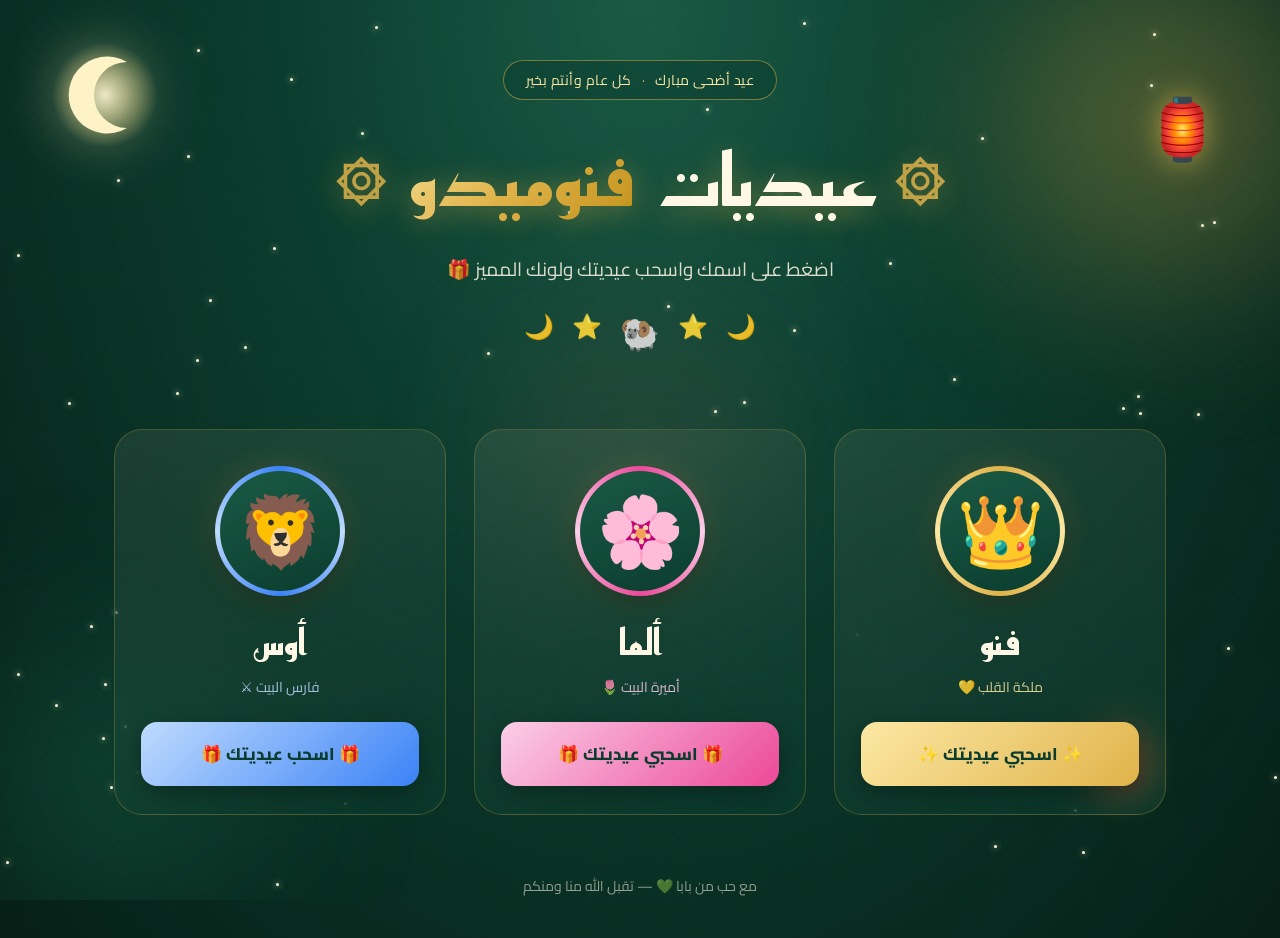
<file: index.html>
<!DOCTYPE html>
<html lang="ar" dir="rtl">
<head>
    <meta charset="UTF-8">
    <meta name="viewport" content="width=device-width, initial-scale=1.0">
    <meta name="theme-color" content="#0b3d2e">
    <title>عيديات فنوميدو · عيد أضحى مبارك</title>
    <link rel="preconnect" href="https://fonts.googleapis.com">
    <link rel="preconnect" href="https://fonts.gstatic.com" crossorigin>
    <link href="https://fonts.googleapis.com/css2?family=Amiri:wght@700&family=Cairo:wght@400;600;800;900&family=Reem+Kufi:wght@500;700&display=swap" rel="stylesheet">
    <link rel="stylesheet" href="style.css?v=5">
</head>
<body>

    <!-- ===== خلفية متحركة ===== -->
    <div class="bg-layer">
        <div class="pattern"></div>
        <div class="glow glow-1"></div>
        <div class="glow glow-2"></div>
        <div class="glow glow-3"></div>
        <div class="stars" id="stars"></div>
        <svg class="moon" viewBox="0 0 100 100" aria-hidden="true">
            <defs>
                <radialGradient id="moonGlow" cx="50%" cy="50%" r="50%">
                    <stop offset="0%" stop-color="#fff8d6" stop-opacity="0.9"/>
                    <stop offset="100%" stop-color="#f5d76e" stop-opacity="0"/>
                </radialGradient>
            </defs>
            <circle cx="50" cy="50" r="48" fill="url(#moonGlow)"/>
            <path d="M70 20 A 35 35 0 1 0 70 80 A 28 28 0 1 1 70 20 Z" fill="#fef3c7"/>
        </svg>
        <div class="lantern lantern-1">🏮</div>
        <div class="lantern lantern-2">🏮</div>
    </div>

    <canvas id="confetti"></canvas>

    <!-- ===== الترويسة ===== -->
    <header class="hero">
        <div class="eid-badge">
            <span>عيد أضحى مبارك</span>
            <span class="dot">·</span>
            <span>كل عام وأنتم بخير</span>
        </div>
        <h1 class="title">
            <span class="title-decor">۞</span>
            عيديات
            <span class="title-name">فنوميدو</span>
            <span class="title-decor">۞</span>
        </h1>
        <p class="subtitle">اضغط على اسمك واسحب عيديتك ولونك المميز 🎁</p>
        <div class="ornaments">
            <span>🌙</span><span>⭐</span><span>🐏</span><span>⭐</span><span>🌙</span>
        </div>
    </header>

    <!-- ===== بطاقات العائلة ===== -->
    <main class="cards" id="cards">

        <article class="card" data-member="fanu" style="--accent:#e0b34a; --accent-2:#fce8a4;">
            <div class="card-glow"></div>
            <div class="avatar">
                <div class="avatar-emoji">👑</div>
            </div>
            <h2 class="member-name">فنو</h2>
            <p class="member-tag">ملكة القلب 💛</p>
            <button class="draw-btn">
                <span class="btn-shine"></span>
                <span class="btn-text">✨ اسحبي عيديتك ✨</span>
            </button>
            <div class="card-result hidden">
                <div class="result-amount-row">
                    <span class="result-amount"></span>
                    <span class="result-currency">ريال قطري</span>
                </div>
                <div class="result-color-row">
                    <span class="result-swatch"></span>
                    <span class="result-color-name"></span>
                </div>
                <p class="result-mission"></p>
                <button class="redraw-btn">🔄 اسحب من جديد</button>
            </div>
        </article>

        <article class="card" data-member="alma" style="--accent:#ec4899; --accent-2:#fbcfe8;">
            <div class="card-glow"></div>
            <div class="avatar">
                <div class="avatar-emoji">🌸</div>
            </div>
            <h2 class="member-name">ألما</h2>
            <p class="member-tag">أميرة البيت 🌷</p>
            <button class="draw-btn">
                <span class="btn-shine"></span>
                <span class="btn-text">🎁 اسحبي عيديتك 🎁</span>
            </button>
            <div class="card-result hidden">
                <div class="result-amount-row">
                    <span class="result-amount"></span>
                    <span class="result-currency">ريال قطري</span>
                </div>
                <div class="result-color-row">
                    <span class="result-swatch"></span>
                    <span class="result-color-name"></span>
                </div>
                <p class="result-mission"></p>
                <button class="redraw-btn">🔄 اسحب من جديد</button>
            </div>
        </article>

        <article class="card" data-member="aws" style="--accent:#3b82f6; --accent-2:#bfdbfe;">
            <div class="card-glow"></div>
            <div class="avatar">
                <div class="avatar-emoji">🦁</div>
            </div>
            <h2 class="member-name">أوس</h2>
            <p class="member-tag">فارس البيت ⚔️</p>
            <button class="draw-btn">
                <span class="btn-shine"></span>
                <span class="btn-text">🎁 اسحب عيديتك 🎁</span>
            </button>
            <div class="card-result hidden">
                <div class="result-amount-row">
                    <span class="result-amount"></span>
                    <span class="result-currency">ريال قطري</span>
                </div>
                <div class="result-color-row">
                    <span class="result-swatch"></span>
                    <span class="result-color-name"></span>
                </div>
                <p class="result-mission"></p>
                <button class="redraw-btn">🔄 اسحب من جديد</button>
            </div>
        </article>

    </main>

    <footer class="foot">
        <p>مع حب من بابا 💚 — تقبل الله منا ومنكم</p>
    </footer>

    <!-- ===== نافذة السحب ===== -->
    <div class="modal" id="modal" aria-hidden="true">
        <div class="modal-bg"></div>
        <div class="modal-card" id="modalCard">

            <button class="close-btn" id="closeBtn" aria-label="إغلاق">✕</button>

            <!-- المرحلة 1: صندوق الهدية -->
            <section class="stage" id="stage-gift">
                <h3 class="stage-title" id="welcomeText">يا هلا <span></span> 💚</h3>
                <p class="stage-sub">اضغط على الصندوق لتفتحه...</p>
                <button class="gift-box" id="giftBox" aria-label="افتح الصندوق">
                    <div class="gift-bottom"></div>
                    <div class="gift-lid"></div>
                    <div class="gift-ribbon-v"></div>
                    <div class="gift-ribbon-h"></div>
                    <div class="gift-bow"></div>
                    <div class="gift-sparkles">
                        <span>✨</span><span>⭐</span><span>✨</span><span>💫</span>
                    </div>
                </button>
                <p class="stage-hint">👆 اضغط على الصندوق</p>
            </section>

            <!-- المرحلة 2: عدّاد المبلغ -->
            <section class="stage hidden" id="stage-amount">
                <h3 class="stage-title">عيديتك هي...</h3>
                <div class="amount-display">
                    <div class="amount-coin">
                        <div class="coin-face">
                            <span class="amount-number" id="amountNumber">0</span>
                            <span class="amount-currency">ريال قطري</span>
                        </div>
                    </div>
                </div>
                <p class="amount-msg" id="amountMsg"></p>
            </section>

            <!-- المرحلة 3: عجلة الألوان -->
            <section class="stage hidden" id="stage-color">
                <h3 class="stage-title">والآن... لونك المميز 🎨</h3>
                <p class="stage-sub" id="colorSub">اضغط على الزر ودوّر العجلة!</p>
                <div class="color-wheel-wrap">
                    <div class="color-pointer">▼</div>
                    <div class="color-wheel" id="colorWheel"></div>
                </div>
                <button class="spin-btn" id="spinBtn">
                    <span class="spin-icon">🌀</span>
                    <span>دوّر العجلة</span>
                </button>
                <div class="color-result hidden" id="colorResult">
                    <div class="color-swatch" id="colorSwatch"></div>
                    <h4 class="color-name" id="colorName"></h4>
                </div>
            </section>

            <!-- المرحلة 4: التحدي النهائي -->
            <section class="stage hidden" id="stage-final">
                <div class="final-burst">🎉</div>
                <h3 class="final-title">مبروووك!</h3>
                <div class="prize-card">
                    <div class="prize-row">
                        <span class="prize-label">العيدية</span>
                        <span class="prize-value" id="finalAmount">100 شيكل</span>
                    </div>
                    <div class="prize-divider"></div>
                    <div class="prize-row">
                        <span class="prize-label">اللون</span>
                        <span class="prize-color" id="finalColor"></span>
                    </div>
                </div>
                <div class="challenge">
                    <div class="challenge-icon">🛍️</div>
                    <p class="challenge-text">
                        المهمة: اشتر/ي شي
                        <strong id="finalColorText"></strong>
                        تحبه/تحبيه من كل قلبك
                        ويكون خاص فيك ✨
                    </p>
                </div>
                <button class="restart-btn" id="restartBtn">
                    <span>🎁 خلصنا — أغلق</span>
                </button>
            </section>

        </div>
    </div>

    <script src="app.js?v=5"></script>
</body>
</html>
</file>
<file: style.css>
/* ===========================================
   عيديات فنوميدو — ستايل عيد الأضحى
   =========================================== */

:root {
    --eid-dark: #0b3d2e;
    --eid-deep: #082b21;
    --eid-mid: #134e3a;
    --eid-emerald: #1e7a5a;
    --eid-gold: #e0b34a;
    --eid-gold-light: #fce8a4;
    --eid-cream: #fff8e7;
    --eid-rose: #d97373;
    --shadow-gold: 0 8px 30px rgba(224, 179, 74, 0.35);
}

* {
    margin: 0;
    padding: 0;
    box-sizing: border-box;
}

html, body {
    overflow-x: hidden;
}

body {
    font-family: 'Cairo', 'Tajawal', system-ui, sans-serif;
    background: radial-gradient(ellipse at top, #1a5a45 0%, #0b3d2e 40%, #061f17 100%);
    color: var(--eid-cream);
    min-height: 100vh;
    position: relative;
    line-height: 1.6;
}

/* ===== خلفية ===== */
.bg-layer {
    position: fixed;
    inset: 0;
    z-index: 0;
    overflow: hidden;
    pointer-events: none;
}

.pattern {
    position: absolute;
    inset: 0;
    background-image: url("data:image/svg+xml;utf8,<svg xmlns='http://www.w3.org/2000/svg' width='80' height='80' viewBox='0 0 80 80'><g fill='none' stroke='%23e0b34a' stroke-width='0.6' stroke-opacity='0.12'><path d='M40 5 L75 40 L40 75 L5 40 Z'/><path d='M40 20 L60 40 L40 60 L20 40 Z'/><circle cx='40' cy='40' r='6'/></g></svg>");
    opacity: 0.45;
}

.glow {
    position: absolute;
    border-radius: 50%;
    filter: blur(80px);
    opacity: 0.45;
    animation: floaty 18s ease-in-out infinite;
}

.glow-1 {
    width: 480px; height: 480px;
    background: radial-gradient(circle, #e0b34a, transparent 70%);
    top: -120px; right: -120px;
}

.glow-2 {
    width: 420px; height: 420px;
    background: radial-gradient(circle, #1e7a5a, transparent 70%);
    bottom: -100px; left: -100px;
    animation-delay: -6s;
}

.glow-3 {
    width: 380px; height: 380px;
    background: radial-gradient(circle, #d97373, transparent 70%);
    top: 50%; left: 50%;
    transform: translate(-50%, -50%);
    opacity: 0.18;
    animation-delay: -12s;
}

@keyframes floaty {
    0%, 100% { transform: translate(0, 0) scale(1); }
    33%      { transform: translate(30px, -30px) scale(1.08); }
    66%      { transform: translate(-25px, 20px) scale(0.95); }
}

/* نجوم */
.stars { position: absolute; inset: 0; }
.star {
    position: absolute;
    width: 3px; height: 3px;
    background: #fff8d6;
    border-radius: 50%;
    box-shadow: 0 0 6px #fff8d6;
    animation: twinkle var(--dur, 3s) ease-in-out infinite;
    animation-delay: var(--delay, 0s);
}
@keyframes twinkle {
    0%, 100% { opacity: 0.2; transform: scale(0.6); }
    50%      { opacity: 1;   transform: scale(1.2); }
}

/* القمر */
.moon {
    position: absolute;
    top: 40px; left: 50px;
    width: 110px; height: 110px;
    filter: drop-shadow(0 0 30px rgba(254, 243, 199, 0.6));
    animation: floatMoon 8s ease-in-out infinite;
}
@keyframes floatMoon {
    0%, 100% { transform: translateY(0) rotate(-12deg); }
    50%      { transform: translateY(-12px) rotate(-8deg); }
}

/* فوانيس */
.lantern {
    position: absolute;
    font-size: 60px;
    filter: drop-shadow(0 0 15px rgba(224, 179, 74, 0.7));
    animation: swing 4s ease-in-out infinite;
    transform-origin: top center;
}
.lantern-1 { top: 80px; right: 60px; }
.lantern-2 { bottom: 90px; right: 120px; animation-delay: -2s; }

@keyframes swing {
    0%, 100% { transform: rotate(-6deg); }
    50%      { transform: rotate(6deg); }
}

/* ===== كانفاس الكونفيتي ===== */
#confetti {
    position: fixed;
    inset: 0;
    pointer-events: none;
    z-index: 100;
}

/* ===== الترويسة ===== */
.hero {
    position: relative;
    z-index: 2;
    text-align: center;
    padding: 60px 20px 40px;
}

.eid-badge {
    display: inline-flex;
    align-items: center;
    gap: 10px;
    padding: 8px 22px;
    border: 1px solid rgba(224, 179, 74, 0.5);
    border-radius: 999px;
    background: rgba(11, 61, 46, 0.5);
    backdrop-filter: blur(10px);
    font-size: 14px;
    color: var(--eid-gold-light);
    letter-spacing: 0.5px;
    margin-bottom: 24px;
    animation: fadeDown 0.8s ease-out;
}
.eid-badge .dot { color: var(--eid-gold); }

.title {
    font-family: 'Reem Kufi', 'Cairo', sans-serif;
    font-size: clamp(38px, 7vw, 72px);
    font-weight: 800;
    color: var(--eid-cream);
    text-shadow: 0 4px 30px rgba(224, 179, 74, 0.45);
    display: flex;
    justify-content: center;
    align-items: center;
    gap: 16px;
    flex-wrap: wrap;
    margin-bottom: 14px;
    animation: fadeDown 1s ease-out;
}

.title-name {
    background: linear-gradient(135deg, #fce8a4 0%, #e0b34a 50%, #b8860b 100%);
    -webkit-background-clip: text;
    background-clip: text;
    -webkit-text-fill-color: transparent;
    padding: 0 8px;
    position: relative;
}

.title-decor {
    color: var(--eid-gold);
    font-size: 0.7em;
    opacity: 0.85;
    animation: spin 12s linear infinite;
    display: inline-block;
}

@keyframes spin { to { transform: rotate(360deg); } }

.subtitle {
    font-size: clamp(15px, 2.2vw, 19px);
    color: rgba(255, 248, 231, 0.85);
    margin-top: 6px;
    animation: fadeDown 1.2s ease-out;
}

.ornaments {
    margin-top: 24px;
    display: flex;
    justify-content: center;
    gap: 18px;
    font-size: 24px;
    opacity: 0.9;
}
.ornaments span {
    animation: bobble 3s ease-in-out infinite;
}
.ornaments span:nth-child(1) { animation-delay: 0s; }
.ornaments span:nth-child(2) { animation-delay: -0.5s; }
.ornaments span:nth-child(3) { animation-delay: -1s;   font-size: 32px; }
.ornaments span:nth-child(4) { animation-delay: -1.5s; }
.ornaments span:nth-child(5) { animation-delay: -2s; }
@keyframes bobble {
    0%, 100% { transform: translateY(0); }
    50%      { transform: translateY(-8px); }
}

@keyframes fadeDown {
    from { opacity: 0; transform: translateY(-20px); }
    to   { opacity: 1; transform: translateY(0); }
}

/* ===== شبكة البطاقات ===== */
.cards {
    position: relative;
    z-index: 2;
    display: grid;
    grid-template-columns: repeat(auto-fit, minmax(280px, 1fr));
    gap: 28px;
    max-width: 1100px;
    margin: 0 auto;
    padding: 30px 24px;
}

.card {
    position: relative;
    background: linear-gradient(160deg,
        rgba(255, 248, 231, 0.08) 0%,
        rgba(11, 61, 46, 0.6) 100%);
    backdrop-filter: blur(20px);
    border: 1.5px solid rgba(224, 179, 74, 0.25);
    border-radius: 28px;
    padding: 36px 26px 28px;
    text-align: center;
    overflow: hidden;
    transition: transform 0.4s cubic-bezier(0.34, 1.56, 0.64, 1), border-color 0.3s, box-shadow 0.3s;
    animation: cardIn 0.8s ease-out backwards;
}
.card:nth-child(1) { animation-delay: 0.15s; }
.card:nth-child(2) { animation-delay: 0.3s; }
.card:nth-child(3) { animation-delay: 0.45s; }

@keyframes cardIn {
    from { opacity: 0; transform: translateY(30px) scale(0.95); }
    to   { opacity: 1; transform: translateY(0)    scale(1); }
}

.card:hover {
    transform: translateY(-8px) scale(1.02);
    border-color: var(--accent);
    box-shadow: 0 20px 50px rgba(0, 0, 0, 0.35), 0 0 0 1px var(--accent);
}

.card-glow {
    position: absolute;
    top: -60%;
    left: -60%;
    width: 220%;
    height: 220%;
    background: radial-gradient(circle, var(--accent) 0%, transparent 40%);
    opacity: 0;
    transition: opacity 0.5s;
    pointer-events: none;
    z-index: 0;
}
.card:hover .card-glow { opacity: 0.12; }

.card > *:not(.card-glow) { position: relative; z-index: 2; }

.card-crown {
    position: absolute;
    top: 16px;
    inset-inline-end: 16px;
    font-size: 12px;
    font-weight: 700;
    padding: 5px 12px;
    border-radius: 999px;
    background: rgba(255, 248, 231, 0.1);
    border: 1px solid var(--accent);
    color: var(--accent-2);
    letter-spacing: 0.5px;
}

.avatar {
    position: relative;
    width: 130px;
    height: 130px;
    margin: 0 auto 18px;
    border-radius: 50%;
    padding: 5px;
    background: conic-gradient(from 0deg, var(--accent), var(--accent-2), var(--accent), var(--accent-2), var(--accent));
    box-shadow: 0 8px 20px rgba(0,0,0,0.3), 0 0 30px rgba(224, 179, 74, 0.2);
    animation: spin 8s linear infinite;
}
.avatar-ring { display: none; }
.avatar-emoji {
    width: 100%;
    height: 100%;
    background: linear-gradient(160deg, #1a5a45 0%, #0b3d2e 100%);
    border-radius: 50%;
    display: flex;
    align-items: center;
    justify-content: center;
    font-size: 70px;
    line-height: 1;
    animation: spin 8s linear infinite reverse;
}

.member-name {
    font-family: 'Reem Kufi', 'Cairo', sans-serif;
    font-size: 36px;
    font-weight: 700;
    margin-bottom: 4px;
    color: var(--eid-cream);
}

.member-tag {
    font-size: 14px;
    color: var(--accent-2);
    margin-bottom: 24px;
    opacity: 0.85;
}

.draw-btn {
    position: relative;
    width: 100%;
    padding: 16px 24px;
    font-family: inherit;
    font-size: 17px;
    font-weight: 800;
    color: #0b3d2e;
    background: linear-gradient(135deg, var(--accent-2), var(--accent));
    border: none;
    border-radius: 16px;
    cursor: pointer;
    overflow: hidden;
    box-shadow: 0 8px 25px rgba(0, 0, 0, 0.3);
    transition: transform 0.2s, box-shadow 0.3s;
}
.draw-btn:hover {
    transform: translateY(-2px);
    box-shadow: 0 12px 35px rgba(0, 0, 0, 0.4), 0 0 0 2px var(--accent-2);
}
.draw-btn:active { transform: translateY(0); }

.btn-shine {
    position: absolute;
    top: 0;
    left: -100%;
    width: 60%;
    height: 100%;
    background: linear-gradient(90deg, transparent, rgba(255,255,255,0.6), transparent);
    animation: shine 3s ease-in-out infinite;
}
@keyframes shine {
    0%, 100% { left: -60%; }
    50%      { left: 120%; }
}

.btn-text { position: relative; z-index: 1; }

/* ===== بطاقة النتيجة داخل بطاقة العضو ===== */
.card-result {
    margin-top: 4px;
    padding: 18px 16px 14px;
    border-radius: 18px;
    background: linear-gradient(160deg, rgba(255,248,231,0.12), rgba(11,61,46,0.5));
    border: 1.5px solid var(--accent);
    animation: stageIn 0.5s ease-out;
    text-align: center;
}
.card-result.hidden { display: none; }

.result-amount-row {
    display: flex;
    align-items: baseline;
    justify-content: center;
    gap: 8px;
    margin-bottom: 14px;
}
.result-amount {
    font-family: 'Reem Kufi', 'Cairo', sans-serif;
    font-size: 42px;
    font-weight: 800;
    color: var(--accent-2);
    line-height: 1;
    text-shadow: 0 2px 12px rgba(0,0,0,0.3);
}
.result-currency {
    font-size: 14px;
    font-weight: 700;
    color: rgba(255, 248, 231, 0.75);
}

.result-color-row {
    display: inline-flex;
    align-items: center;
    gap: 10px;
    padding: 8px 14px;
    border-radius: 999px;
    background: rgba(11, 61, 46, 0.5);
    border: 1px solid rgba(224, 179, 74, 0.3);
    margin-bottom: 12px;
}
.result-swatch {
    width: 22px;
    height: 22px;
    border-radius: 50%;
    background: var(--result-color, #fff);
    border: 2px solid var(--eid-gold);
    box-shadow: 0 0 10px var(--result-color, #fff);
}
.result-color-name {
    font-size: 15px;
    font-weight: 700;
    color: var(--eid-cream);
}

.result-mission {
    font-size: 13px;
    line-height: 1.6;
    color: rgba(255, 248, 231, 0.85);
    margin: 4px 0 14px;
    padding: 10px;
    border-radius: 12px;
    background: rgba(0, 0, 0, 0.18);
}

.redraw-btn {
    width: 100%;
    padding: 10px;
    font-family: inherit;
    font-size: 13px;
    font-weight: 700;
    color: var(--eid-cream);
    background: rgba(255, 248, 231, 0.08);
    border: 1px solid rgba(255, 248, 231, 0.25);
    border-radius: 12px;
    cursor: pointer;
    transition: background 0.2s;
}
.redraw-btn:hover { background: rgba(255, 248, 231, 0.18); }

/* ===== الفوتر ===== */
.foot {
    position: relative;
    z-index: 2;
    text-align: center;
    padding: 30px 20px 40px;
    color: rgba(255, 248, 231, 0.55);
    font-size: 14px;
}

/* ===== النافذة المنبثقة ===== */
.modal {
    position: fixed;
    inset: 0;
    z-index: 200;
    display: none;
    align-items: center;
    justify-content: center;
    padding: 20px;
}
.modal.open { display: flex; animation: modalIn 0.4s ease-out; }

.modal-bg {
    position: absolute;
    inset: 0;
    background: rgba(6, 31, 23, 0.85);
    backdrop-filter: blur(12px);
}

.modal-card {
    position: relative;
    width: 100%;
    max-width: 520px;
    background: linear-gradient(160deg, #134e3a 0%, #0b3d2e 100%);
    border: 2px solid rgba(224, 179, 74, 0.4);
    border-radius: 32px;
    padding: 40px 28px 32px;
    text-align: center;
    box-shadow: 0 30px 80px rgba(0,0,0,0.5), 0 0 0 1px rgba(255,248,231,0.05);
    max-height: 90vh;
    overflow-y: auto;
}
.modal-card::before {
    content: '';
    position: absolute;
    inset: 0;
    border-radius: 32px;
    background-image: url("data:image/svg+xml;utf8,<svg xmlns='http://www.w3.org/2000/svg' width='60' height='60' viewBox='0 0 60 60'><g fill='none' stroke='%23e0b34a' stroke-width='0.5' stroke-opacity='0.12'><path d='M30 0 L60 30 L30 60 L0 30 Z'/></g></svg>");
    pointer-events: none;
    opacity: 0.6;
}

@keyframes modalIn {
    from { opacity: 0; }
    to   { opacity: 1; }
}
.modal-card { animation: modalCardIn 0.5s cubic-bezier(0.34, 1.56, 0.64, 1); }
@keyframes modalCardIn {
    from { transform: scale(0.85) translateY(20px); opacity: 0; }
    to   { transform: scale(1) translateY(0);       opacity: 1; }
}

.close-btn {
    position: absolute;
    top: 16px;
    inset-inline-start: 16px;
    width: 36px; height: 36px;
    border-radius: 50%;
    background: rgba(255,248,231,0.1);
    border: 1px solid rgba(255,248,231,0.2);
    color: var(--eid-cream);
    font-size: 16px;
    cursor: pointer;
    transition: background 0.2s, transform 0.2s;
    z-index: 5;
}
.close-btn:hover { background: rgba(217, 115, 115, 0.4); transform: scale(1.1); }

/* ===== المراحل ===== */
.stage {
    position: relative;
    z-index: 1;
    animation: stageIn 0.5s ease-out;
}
.stage.hidden { display: none; }

@keyframes stageIn {
    from { opacity: 0; transform: translateY(15px); }
    to   { opacity: 1; transform: translateY(0); }
}

.stage-title {
    font-family: 'Reem Kufi', 'Cairo', sans-serif;
    font-size: 28px;
    font-weight: 700;
    color: var(--eid-gold-light);
    margin-bottom: 8px;
}
.stage-title span { color: var(--eid-gold); }
.stage-sub {
    color: rgba(255,248,231,0.75);
    margin-bottom: 24px;
    font-size: 15px;
}
.stage-hint {
    margin-top: 24px;
    font-size: 14px;
    color: rgba(255,248,231,0.6);
    animation: bobble 2s ease-in-out infinite;
}

/* ===== صندوق الهدية ===== */
.gift-box {
    position: relative;
    width: 200px;
    height: 200px;
    margin: 20px auto;
    background: none;
    border: none;
    cursor: pointer;
    animation: giftShake 2s ease-in-out infinite;
}
@keyframes giftShake {
    0%, 100% { transform: rotate(0); }
    20%      { transform: rotate(-6deg); }
    40%      { transform: rotate(6deg); }
    60%      { transform: rotate(-4deg); }
    80%      { transform: rotate(4deg); }
}

.gift-bottom {
    position: absolute;
    bottom: 0;
    left: 10px;
    right: 10px;
    height: 130px;
    background: linear-gradient(135deg, #c0392b, #8b1e1e);
    border-radius: 8px;
    box-shadow: 0 10px 30px rgba(0,0,0,0.4), inset -10px 0 20px rgba(0,0,0,0.2);
}
.gift-lid {
    position: absolute;
    top: 40px;
    left: 0;
    right: 0;
    height: 50px;
    background: linear-gradient(135deg, #e74c3c, #a02020);
    border-radius: 8px;
    box-shadow: 0 4px 15px rgba(0,0,0,0.4);
    transition: transform 0.6s cubic-bezier(0.34, 1.56, 0.64, 1);
}
.gift-box.opening .gift-lid {
    transform: translateY(-80px) rotate(-15deg);
}
.gift-ribbon-v {
    position: absolute;
    top: 40px;
    bottom: 0;
    left: 50%;
    width: 24px;
    transform: translateX(-50%);
    background: linear-gradient(180deg, #e0b34a, #b8860b);
    box-shadow: 0 0 15px rgba(224, 179, 74, 0.6);
}
.gift-ribbon-h {
    position: absolute;
    top: 50px;
    left: 10px;
    right: 10px;
    height: 24px;
    background: linear-gradient(90deg, #b8860b, #e0b34a, #b8860b);
    box-shadow: 0 0 15px rgba(224, 179, 74, 0.6);
}
.gift-bow {
    position: absolute;
    top: 10px;
    left: 50%;
    width: 70px;
    height: 50px;
    transform: translateX(-50%);
    background: radial-gradient(ellipse at center, #fce8a4 0%, #e0b34a 60%, #b8860b 100%);
    border-radius: 50% 50% 30% 30% / 60% 60% 40% 40%;
    box-shadow: 0 5px 20px rgba(224, 179, 74, 0.6);
}
.gift-bow::before, .gift-bow::after {
    content: '';
    position: absolute;
    top: 40%;
    width: 28px; height: 36px;
    background: radial-gradient(ellipse, #e0b34a, #b8860b);
    border-radius: 50%;
}
.gift-bow::before { left: -16px; transform: rotate(-25deg); }
.gift-bow::after  { right: -16px; transform: rotate(25deg); }

.gift-sparkles span {
    position: absolute;
    font-size: 22px;
    animation: sparkle 1.8s ease-in-out infinite;
    opacity: 0;
}
.gift-sparkles span:nth-child(1) { top: -10px; left: -10px;  animation-delay: 0s; }
.gift-sparkles span:nth-child(2) { top: -5px;  right: -10px; animation-delay: 0.4s; }
.gift-sparkles span:nth-child(3) { bottom: -5px; left: -5px; animation-delay: 0.8s; }
.gift-sparkles span:nth-child(4) { top: 50%;   right: -15px; animation-delay: 1.2s; }
@keyframes sparkle {
    0%, 100% { opacity: 0; transform: scale(0.5) rotate(0); }
    50%      { opacity: 1; transform: scale(1.3) rotate(180deg); }
}

/* ===== عرض المبلغ ===== */
.amount-display {
    position: relative;
    width: 240px;
    height: 240px;
    margin: 30px auto;
    perspective: 800px;
}
.amount-coin {
    width: 100%;
    height: 100%;
    border-radius: 50%;
    background:
        radial-gradient(circle at 35% 35%, #fff8d6 0%, #fce8a4 25%, #e0b34a 55%, #b8860b 100%);
    box-shadow:
        0 15px 40px rgba(0,0,0,0.4),
        inset -8px -8px 25px rgba(139, 109, 11, 0.4),
        inset 8px 8px 25px rgba(255, 248, 214, 0.5),
        0 0 60px rgba(224, 179, 74, 0.4);
    display: flex;
    align-items: center;
    justify-content: center;
    flex-direction: column;
    animation: coinSpin 0.6s ease-out, coinFloat 3s ease-in-out infinite 0.6s;
}
@keyframes coinSpin {
    from { transform: rotateY(720deg) scale(0.3); opacity: 0; }
    to   { transform: rotateY(0)      scale(1);   opacity: 1; }
}
@keyframes coinFloat {
    0%, 100% { transform: translateY(0); }
    50%      { transform: translateY(-10px); }
}
.coin-face { text-align: center; }
.amount-number {
    font-family: 'Reem Kufi', 'Cairo', sans-serif;
    font-size: 68px;
    font-weight: 800;
    color: #5c3a02;
    text-shadow: 2px 2px 0 rgba(255,248,214,0.8), -1px -1px 0 rgba(139,109,11,0.5);
    display: block;
    line-height: 1;
}
.amount-currency {
    font-size: 18px;
    font-weight: 700;
    color: #5c3a02;
    display: block;
    margin-top: 4px;
    letter-spacing: 0.5px;
}
.amount-msg {
    font-size: 18px;
    font-weight: 700;
    color: var(--eid-gold-light);
    margin-top: 8px;
    opacity: 0;
    transition: opacity 0.5s;
}
.amount-msg.show { opacity: 1; }

/* ===== عجلة الألوان ===== */
.color-wheel-wrap {
    position: relative;
    width: 260px;
    height: 260px;
    margin: 30px auto;
}
.color-pointer {
    position: absolute;
    top: -10px;
    left: 50%;
    transform: translateX(-50%);
    font-size: 36px;
    color: var(--eid-gold);
    text-shadow: 0 0 15px rgba(224, 179, 74, 0.8);
    z-index: 5;
    filter: drop-shadow(0 4px 6px rgba(0,0,0,0.4));
}
.color-wheel {
    width: 100%;
    height: 100%;
    border-radius: 50%;
    border: 6px solid var(--eid-gold);
    box-shadow:
        0 0 0 3px rgba(11,61,46,0.8),
        0 15px 40px rgba(0,0,0,0.5),
        0 0 40px rgba(224, 179, 74, 0.4);
    position: relative;
    overflow: hidden;
    transition: transform 4s cubic-bezier(0.17, 0.67, 0.16, 1);
}
.color-wheel::after {
    content: '';
    position: absolute;
    top: 50%; left: 50%;
    width: 32px; height: 32px;
    background: radial-gradient(circle, #fce8a4, #b8860b);
    border-radius: 50%;
    transform: translate(-50%, -50%);
    box-shadow: 0 0 0 4px var(--eid-gold), 0 0 20px rgba(0,0,0,0.5);
}

.spin-btn {
    margin: 22px auto 0;
    display: inline-flex;
    align-items: center;
    gap: 10px;
    padding: 14px 32px;
    font-family: inherit;
    font-size: 18px;
    font-weight: 800;
    color: #0b3d2e;
    background: linear-gradient(135deg, #fce8a4, #e0b34a);
    border: none;
    border-radius: 16px;
    cursor: pointer;
    box-shadow: 0 8px 25px rgba(0,0,0,0.3);
    transition: transform 0.2s, box-shadow 0.3s, opacity 0.3s;
    animation: pulse 2s ease-in-out infinite;
}
.spin-btn:hover {
    transform: translateY(-2px);
    box-shadow: 0 12px 35px rgba(0,0,0,0.4);
}
.spin-btn:active { transform: translateY(0) scale(0.96); }
.spin-btn:disabled {
    opacity: 0.5;
    cursor: not-allowed;
    animation: none;
}
.spin-icon {
    display: inline-block;
    font-size: 22px;
    animation: spin 3s linear infinite;
}
@keyframes pulse {
    0%, 100% { box-shadow: 0 8px 25px rgba(0,0,0,0.3), 0 0 0 0 rgba(224,179,74,0.5); }
    50%      { box-shadow: 0 8px 25px rgba(0,0,0,0.3), 0 0 0 12px rgba(224,179,74,0); }
}

.color-result {
    margin-top: 24px;
    animation: stageIn 0.6s ease-out;
}
.color-result.hidden { display: none; }
.color-swatch {
    width: 100px;
    height: 100px;
    margin: 0 auto 14px;
    border-radius: 24px;
    border: 4px solid var(--eid-gold);
    box-shadow: 0 10px 30px rgba(0,0,0,0.4), 0 0 30px var(--swatch-glow, rgba(255,255,255,0.3));
    animation: swatchPop 0.6s cubic-bezier(0.34, 1.56, 0.64, 1);
}
@keyframes swatchPop {
    from { transform: scale(0); }
    to   { transform: scale(1); }
}
.color-name {
    font-family: 'Reem Kufi', 'Cairo', sans-serif;
    font-size: 26px;
    color: var(--eid-cream);
}

/* ===== المرحلة الأخيرة ===== */
.final-burst {
    font-size: 64px;
    animation: burstPop 0.8s cubic-bezier(0.34, 1.56, 0.64, 1), bobble 2s ease-in-out infinite 0.8s;
    margin-bottom: 8px;
}
@keyframes burstPop {
    from { transform: scale(0) rotate(-180deg); opacity: 0; }
    to   { transform: scale(1) rotate(0);       opacity: 1; }
}
.final-title {
    font-family: 'Reem Kufi', 'Cairo', sans-serif;
    font-size: 40px;
    color: var(--eid-gold-light);
    text-shadow: 0 0 30px rgba(224,179,74,0.6);
    margin-bottom: 24px;
}

.prize-card {
    background: linear-gradient(160deg, rgba(255,248,231,0.08), rgba(11,61,46,0.4));
    border: 1.5px solid rgba(224, 179, 74, 0.4);
    border-radius: 20px;
    padding: 20px 24px;
    margin-bottom: 24px;
}
.prize-row {
    display: flex;
    justify-content: space-between;
    align-items: center;
    padding: 8px 0;
}
.prize-label {
    font-size: 16px;
    color: rgba(255,248,231,0.75);
}
.prize-value {
    font-family: 'Reem Kufi', 'Cairo', sans-serif;
    font-size: 28px;
    font-weight: 700;
    color: var(--eid-gold);
}
.prize-color {
    display: flex;
    align-items: center;
    gap: 10px;
    font-size: 22px;
    font-weight: 700;
    color: var(--eid-cream);
}
.prize-color::before {
    content: '';
    width: 36px; height: 36px;
    background: var(--final-color, white);
    border-radius: 10px;
    border: 2px solid var(--eid-gold);
    box-shadow: 0 0 15px var(--final-color, white);
}
.prize-divider {
    height: 1px;
    background: linear-gradient(90deg, transparent, rgba(224, 179, 74, 0.4), transparent);
    margin: 4px 0;
}

.challenge {
    background: rgba(11, 61, 46, 0.5);
    border: 1px dashed rgba(224, 179, 74, 0.5);
    border-radius: 18px;
    padding: 18px;
    display: flex;
    gap: 14px;
    align-items: center;
    text-align: start;
    margin-bottom: 24px;
}
.challenge-icon {
    font-size: 36px;
    flex-shrink: 0;
}
.challenge-text {
    font-size: 15px;
    line-height: 1.7;
    color: var(--eid-cream);
}
.challenge-text strong {
    color: var(--eid-gold);
    font-weight: 800;
}

.restart-btn {
    width: 100%;
    padding: 16px;
    font-family: inherit;
    font-size: 17px;
    font-weight: 800;
    color: #0b3d2e;
    background: linear-gradient(135deg, #fce8a4, #e0b34a);
    border: none;
    border-radius: 16px;
    cursor: pointer;
    box-shadow: 0 8px 25px rgba(0,0,0,0.3);
    transition: transform 0.2s, box-shadow 0.3s;
}
.restart-btn:hover {
    transform: translateY(-2px);
    box-shadow: 0 12px 35px rgba(0,0,0,0.4);
}

/* ===== استجابة ===== */
@media (max-width: 640px) {
    .hero { padding: 40px 16px 24px; }
    .moon { width: 80px; height: 80px; top: 20px; left: 20px; }
    .lantern { font-size: 42px; }
    .lantern-1 { top: 50px; right: 20px; }
    .lantern-2 { bottom: 40px; right: 40px; }
    .title { gap: 10px; }
    .title-decor { display: none; }
    .cards { padding: 20px 16px; gap: 20px; }
    .card { padding: 30px 22px 24px; }
    .modal-card { padding: 32px 20px 24px; }
    .gift-box { width: 170px; height: 170px; }
    .amount-display { width: 200px; height: 200px; }
    .amount-number { font-size: 56px; }
    .color-wheel-wrap { width: 220px; height: 220px; }
}
</file>
